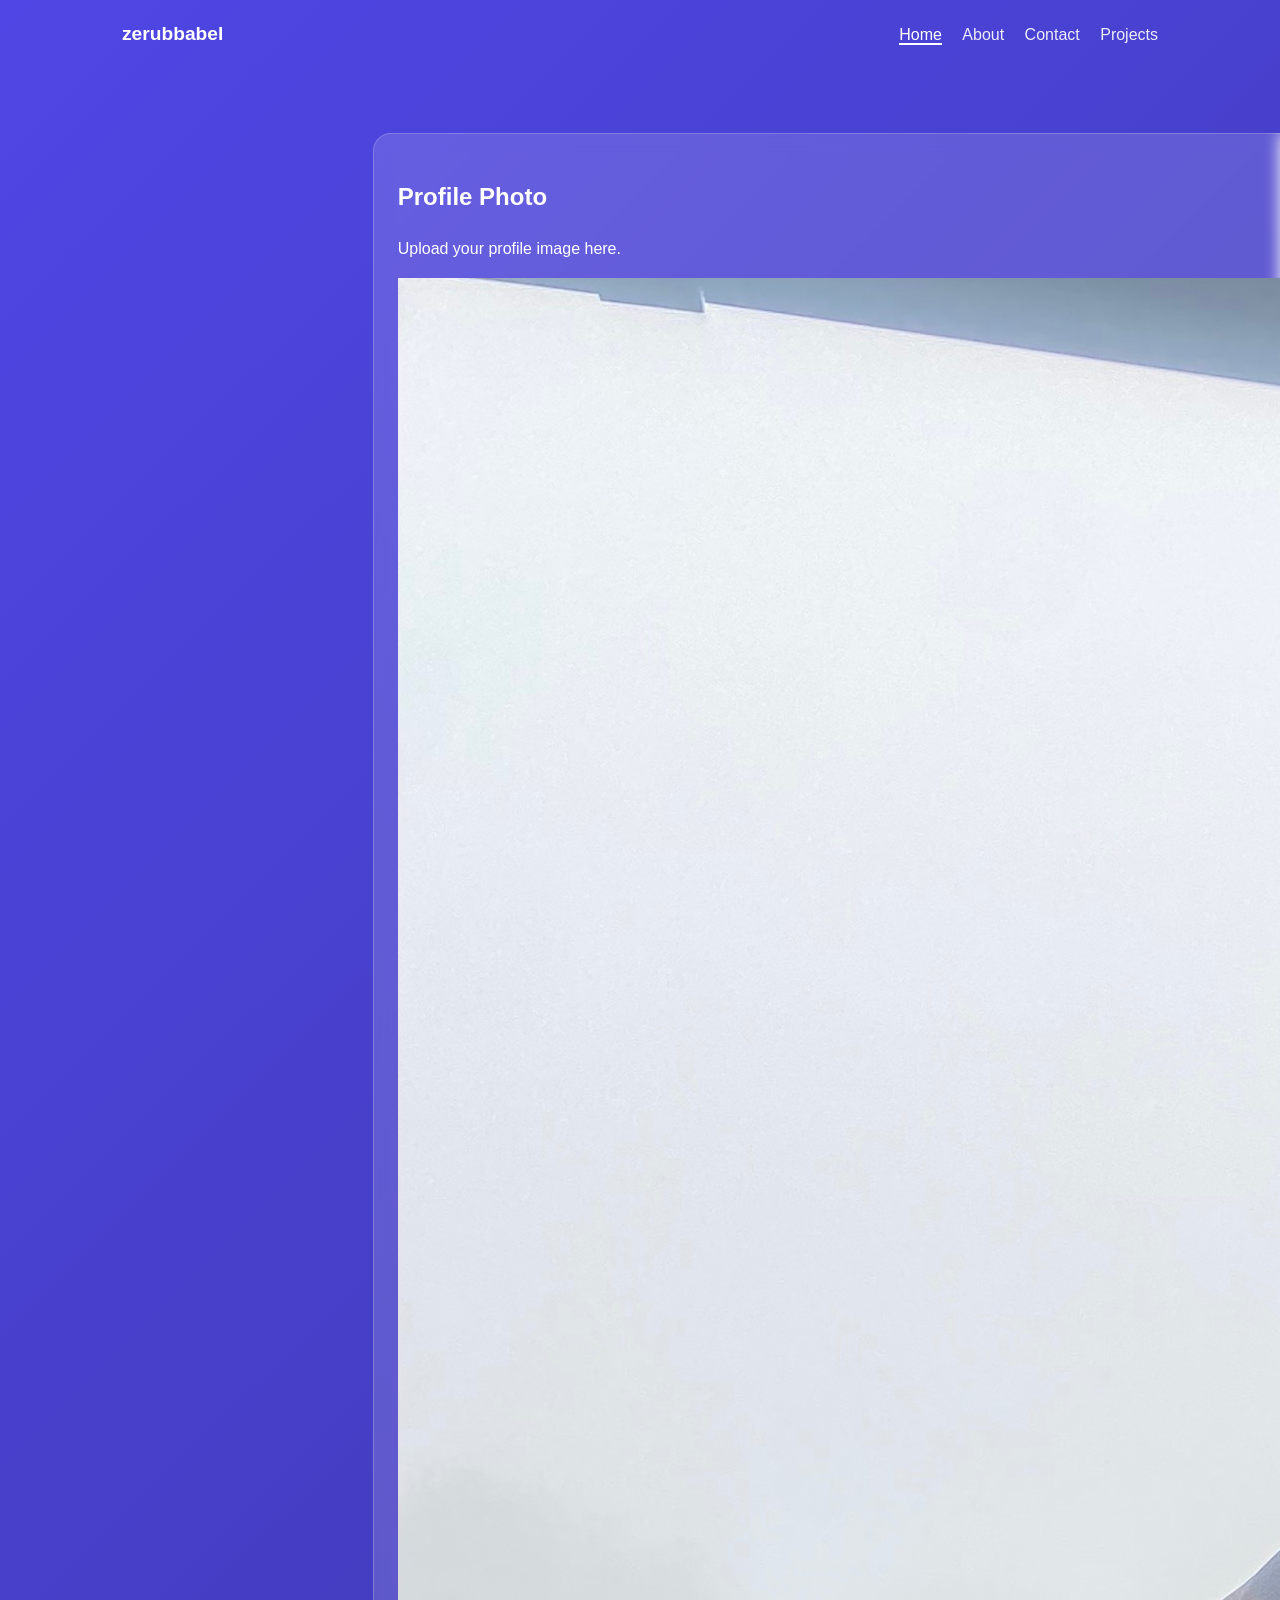
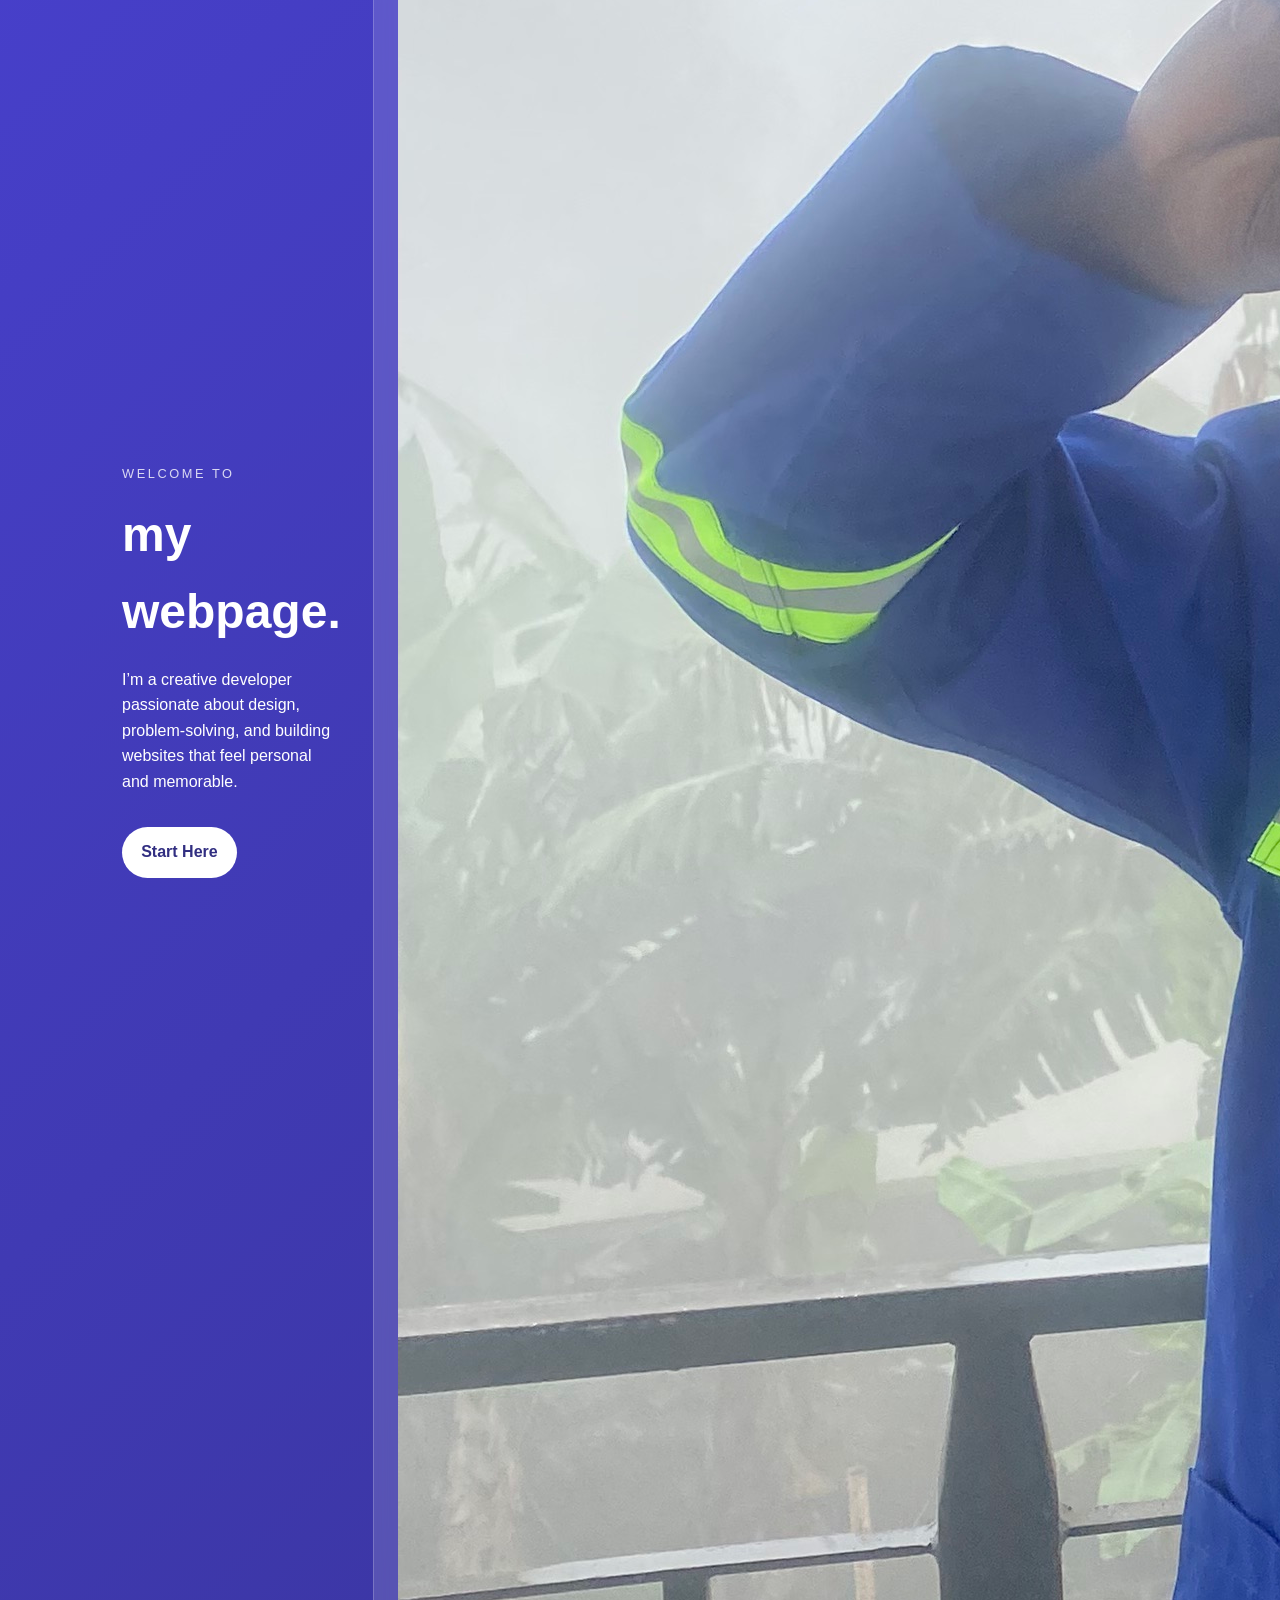
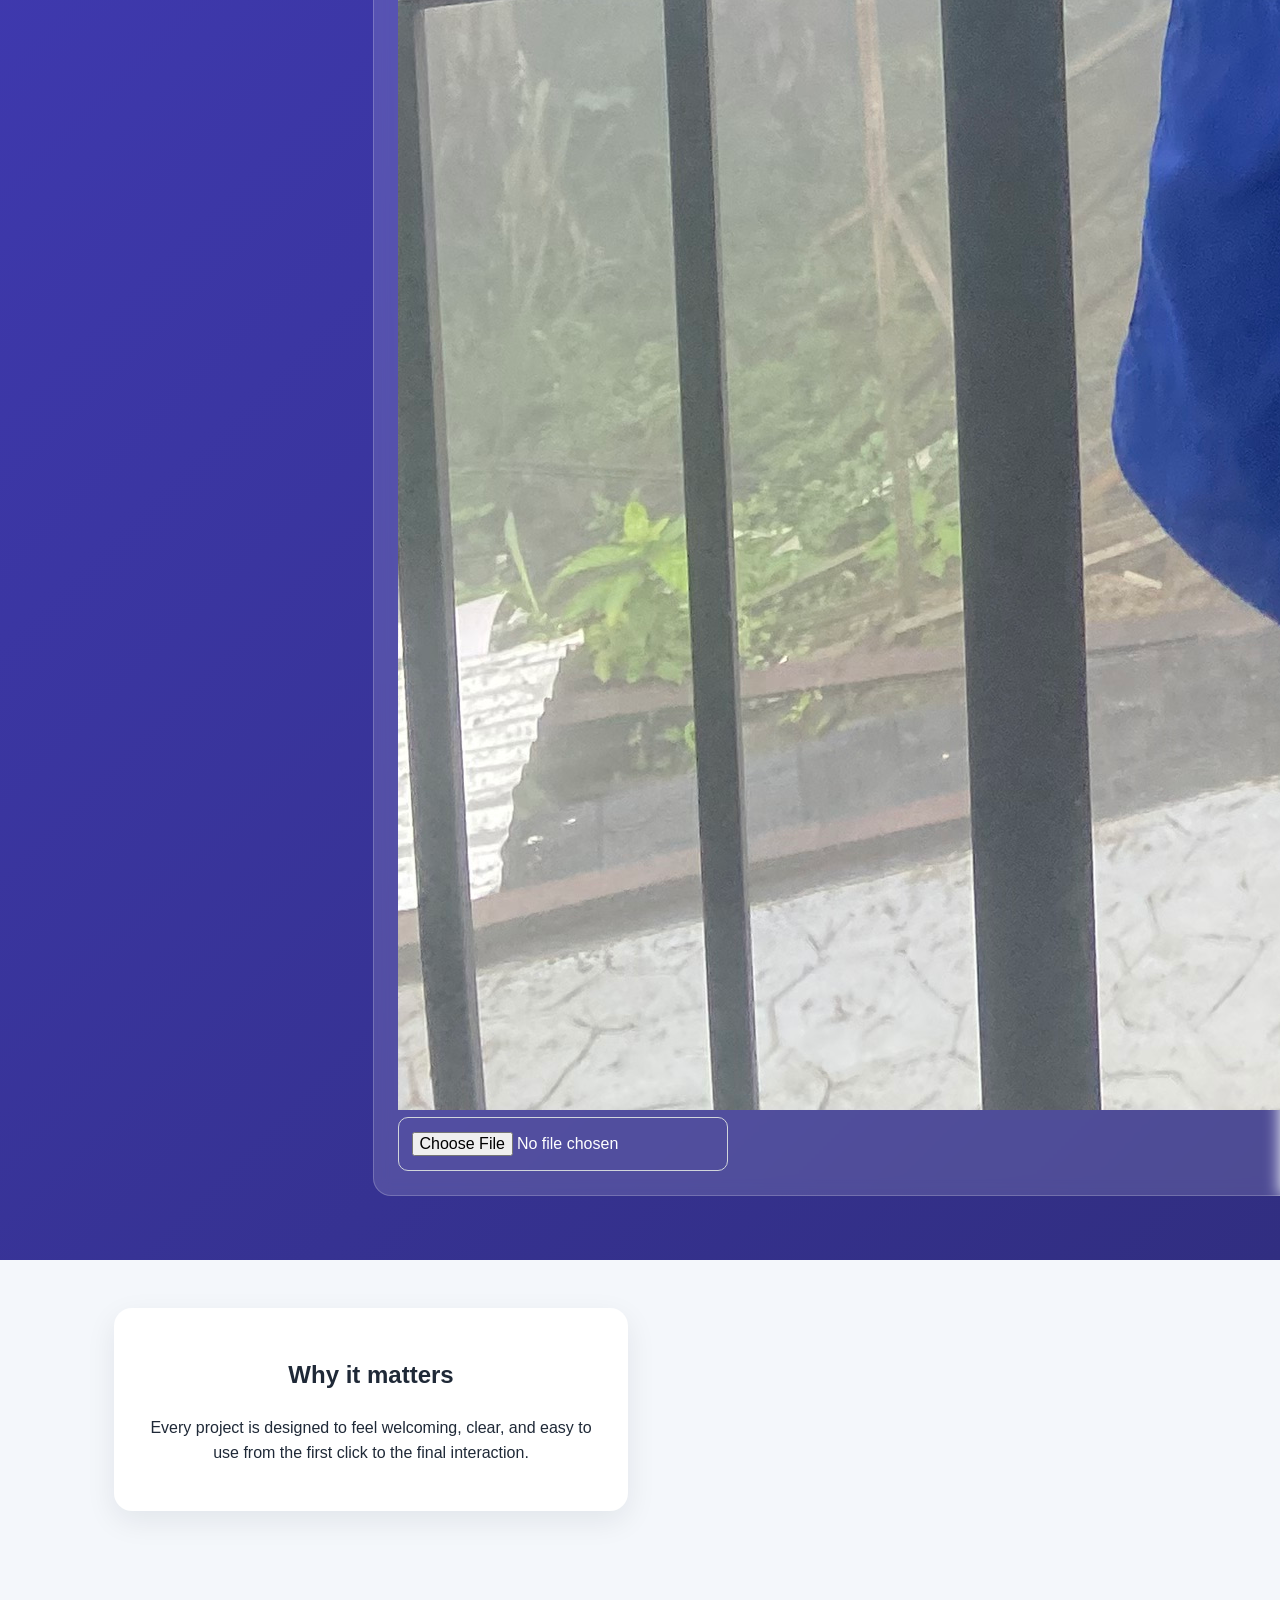
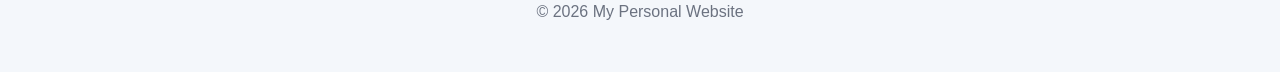
<file: index.html>
<!DOCTYPE html>
<html lang="en">
  <head>
    <meta charset="UTF-8" />
    <meta name="viewport" content="width=device-width, initial-scale=1.0" />
    <title>Home | My Personal Website</title>
    <link rel="stylesheet" href="styles.css" />
  </head>
  <body>
    <header class="hero">
      <nav class="navbar">
        <a class="brand" href="index.html">zerubbabel</a>
        <div class="nav-links">
          <a href="index.html" class="active">Home</a>
          <a href="about.html">About</a>
          <a href="contact.html">Contact</a>
          <a href="projects.html">Projects</a>
        </div>
      </nav>

      <div class="hero-grid">
        <div class="hero-content">
          <p class="eyebrow">Welcome to</p>
          <h1>my webpage.</h1>
          <p>
            I’m a creative developer passionate about design, problem-solving,
            and building websites that feel personal and memorable.
          </p>
          <a class="btn" href="contact.html">Start Here</a>
        </div>

        <aside class="hero-side-card">
          <h2>Profile Photo</h2>
          <p>Upload your profile image here.</p>
          <div class="profile-upload">
            <image src="IMG_4873.jpeg" image id="profileImagePreview"/> 
            <input id="profileImage" type="file" accept="image/*" />
            <img
              id="profilePreview"
              class="profile-preview"
              alt="Profile preview"
              hidden
            />
          </div>
        </aside>
      </div>
    </header>

    <main class="container">
      <section class="card-grid">
        <article class="card">
          <h2>Why it matters</h2>
          <p>
            Every project is designed to feel welcoming, clear, and easy to use
            from the first click to the final interaction.
          </p>
        </article>
      </section>
    </main>

    <script>
      const profileImageInput = document.getElementById('profileImage');
      const profilePreview = document.getElementById('profilePreview');

      profileImageInput.addEventListener('change', function () {
        const file = this.files[0];
        if (!file) {
          profilePreview.hidden = true;
          return;
        }

        const reader = new FileReader();
        reader.onload = function (event) {
          profilePreview.src = event.target.result;
          profilePreview.hidden = false;
        };
        reader.readAsDataURL(file);
      });
    </script>

    <footer>
      <p>© 2026 My Personal Website</p>
    </footer>
  </body>
</html>
</file>
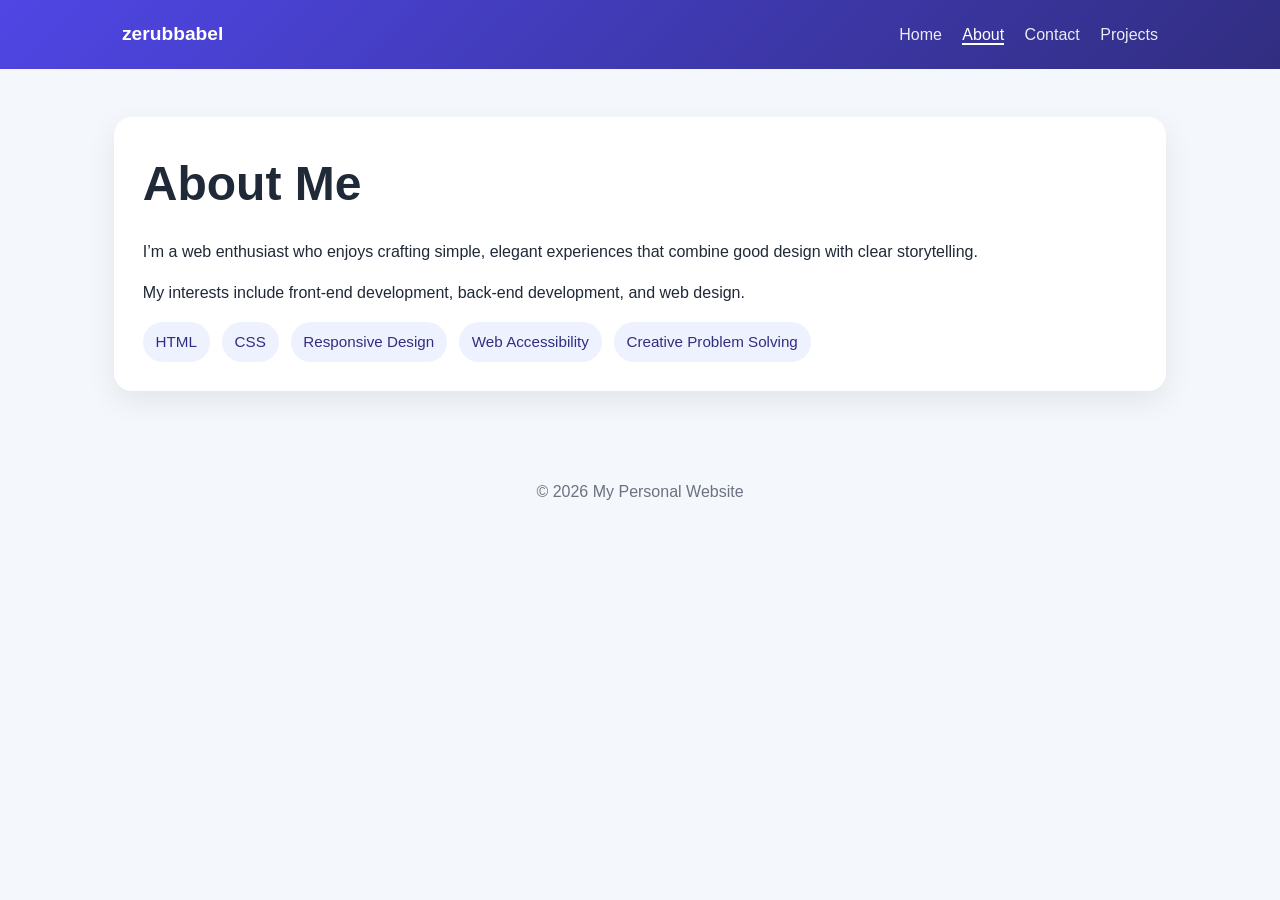
<file: about.html>
<!DOCTYPE html>
<html lang="en">
  <head>
    <meta charset="UTF-8" />
    <meta name="viewport" content="width=device-width, initial-scale=1.0" />
    <title>About | My Personal Website</title>
    <link rel="stylesheet" href="styles.css" />
  </head>
  <body>
    <header class="page-header">
      <nav class="navbar">
        <a class="brand" href="index.html">zerubbabel</a>
        <div class="nav-links">
          <a href="index.html">Home</a>
          <a href="about.html" class="active">About</a>
          <a href="contact.html">Contact</a>
          <a href="projects.html">Projects</a>
        </div>
      </nav>
    </header>

    <main class="container">
      <section class="page-content">
        <h1>About Me</h1>
        <p>
          I’m a web enthusiast who enjoys crafting simple, elegant experiences
          that combine good design with clear storytelling.
        </p>
        <p>
          My interests include front-end development, back-end development, and web design.
        </p>

        <div class="skills">
          <span>HTML</span>
          <span>CSS</span>
          <span>Responsive Design</span>
          <span>Web Accessibility</span>
          <span>Creative Problem Solving</span>
        </div>
      </section>
    </main>

    <footer>
      <p>© 2026 My Personal Website</p>
    </footer>
  </body>
</html>
</file>
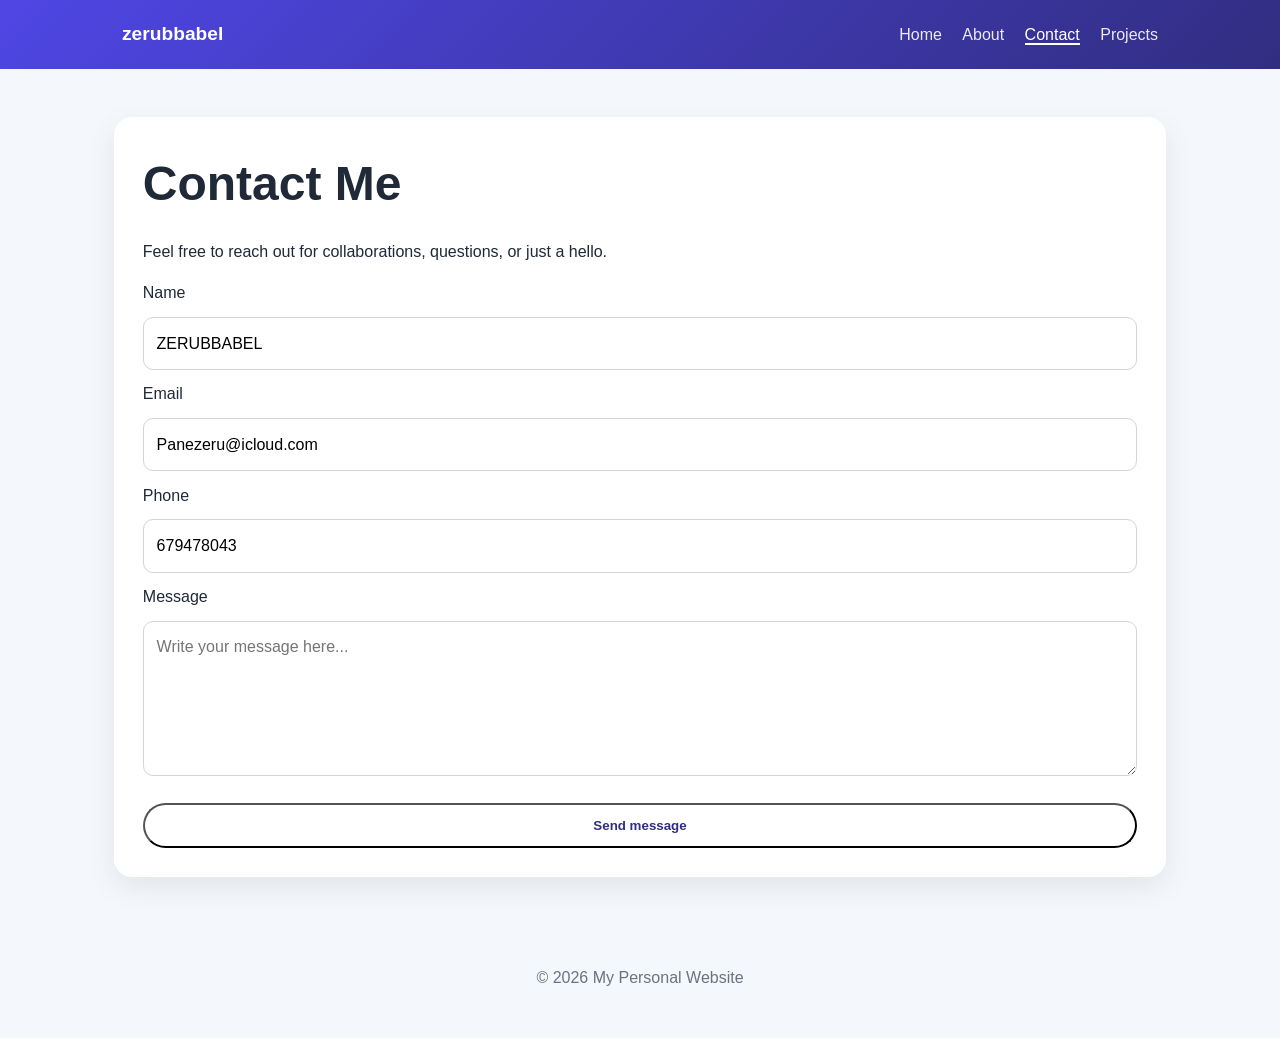
<file: contact.html>
<!DOCTYPE html>
<html lang="en">
  <head>
    <meta charset="UTF-8" />
    <meta name="viewport" content="width=device-width, initial-scale=1.0" />
    <title>Contact | zerubbabel</title>
    <link rel="stylesheet" href="styles.css" />
  </head>
  <body>
    <header class="page-header">
      <nav class="navbar">
        <a class="brand" href="index.html">zerubbabel</a>
        <div class="nav-links">
          <a href="index.html">Home</a>
          <a href="about.html">About</a>
          <a href="contact.html" class="active">Contact</a>
          <a href="projects.html">Projects</a>
        </div>
      </nav>
    </header>

    <main class="container">
      <section class="page-content contact-card">
        <h1>Contact Me</h1>
        <p>Feel free to reach out for collaborations, questions, or just a hello.</p>

        <form action="#" method="post">
          <label for="name">Name</label>
          <input id="name" type="text" value="ZERUBBABEL" />

          <label for="email">Email</label>
          <input id="email" type="email" value="Panezeru@icloud.com" />

          <label for="phone">Phone</label>
          <input id="phone" type="tel" value="679478043" />

          <label for="message">Message</label>
          <textarea id="message" rows="5" placeholder="Write your message here..."></textarea>

          <button class="btn" type="submit">Send message</button>
        </form>
      </section>
    </main>

    <footer>
      <p>© 2026 My Personal Website</p>
    </footer>
  </body>
</html>
</file>
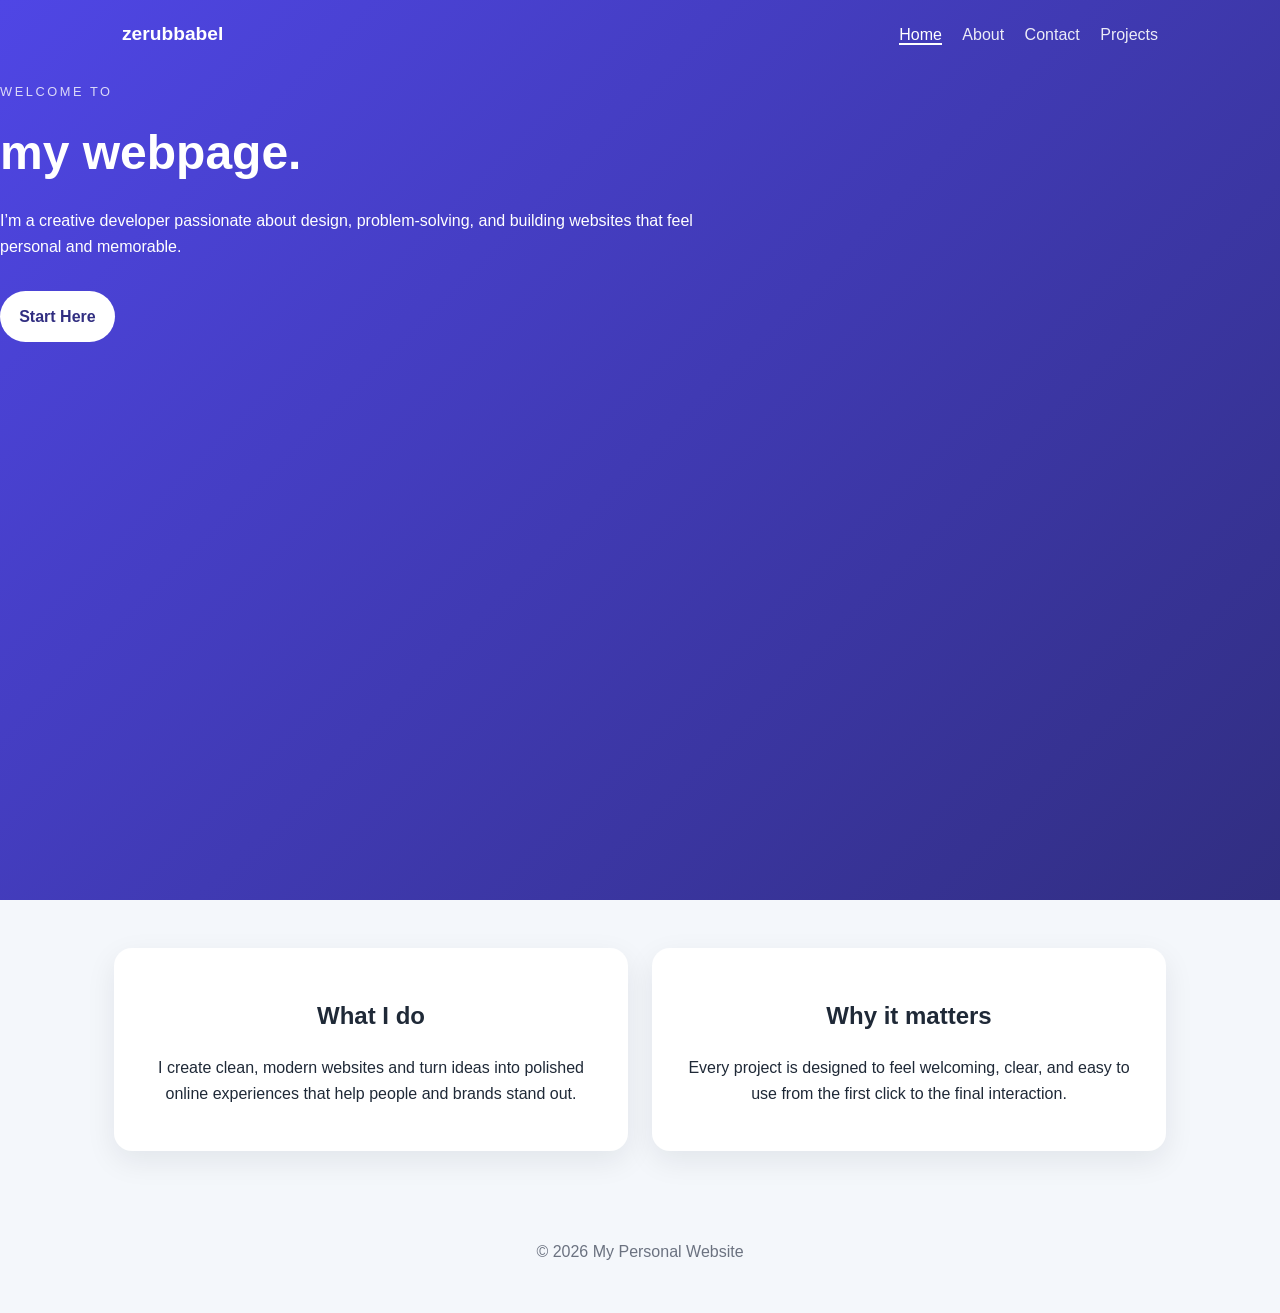
<file: doctype.html>
<!DOCTYPE html>
<html lang="en">
  <head>
    <meta charset="UTF-8" />
    <meta name="viewport" content="width=device-width, initial-scale=1.0" />
    <title>Home | My Personal Website</title>
    <link rel="stylesheet" href="styles.css" />
  </head>
  <body>
    <header class="hero">
      <nav class="navbar">
        <a class="brand" href="index.html">zerubbabel</a>
        <div class="nav-links">
          <a href="index.html" class="active">Home</a>

          <a href="about.html">About</a>
          <a href="contact.html">Contact</a>
          <a href="projects.html">Projects</a>
        </div>
      </nav>

      <div class="hero-content">
        <p class="eyebrow">Welcome to</p>
        <h1>my webpage.</h1>
        <p>
          I’m a creative developer passionate about design, problem-solving,
          and building websites that feel personal and memorable.
        </p>
        <a class="btn" href="contact.html">Start Here</a>
      </div>
    </header>

    <main class="container">
      <section class="card-grid">
        <article class="card">
          <h2>What I do</h2>
          <p>
            I create clean, modern websites and turn ideas into polished online
            experiences that help people and brands stand out.
          </p>
        </article>
        <article class="card">
          <h2>Why it matters</h2>
          <p>
            Every project is designed to feel welcoming, clear, and easy to use
            from the first click to the final interaction.
          </p>
        </article>
      </section>
    </main>

    <footer>
      <p>© 2026 My Personal Website</p>
    </footer>
  </body>
</html>
</file>
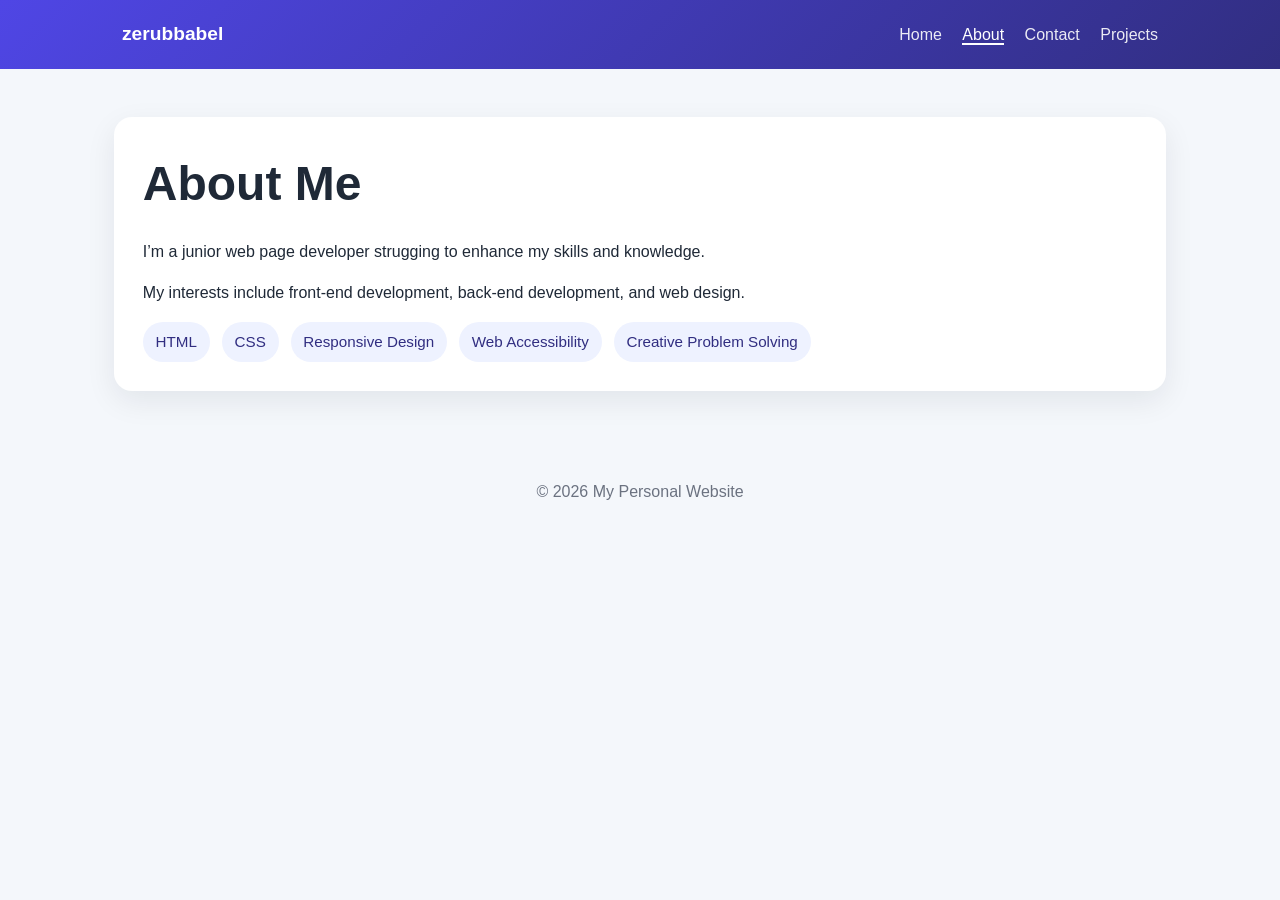
<file: project advanced.html>
<!DOCTYPE html>
<html lang="en">
  <head>
    <meta charset="UTF-8" />
    <meta name="viewport" content="width=device-width, initial-scale=1.0" />
    <title>About | My Personal Website</title>
    <link rel="stylesheet" href="styles.css" />
  </head>
  <body>
    <header class="page-header">
      <nav class="navbar">
        <a class="brand" href="index.html">zerubbabel</a>
        <div class="nav-links">
          <a href="index.html">Home</a>
          <a href="about.html" class="active">About</a>
          <a href="contact.html">Contact</a>
          <a href="projects.html">Projects</a>
        </div>
      </nav>
    </header>

    <main class="container">
      <section class="page-content">
        <h1>About Me</h1>
        <p>
          I’m a junior web page developer strugging to enhance my skills and knowledge.
        </p>
        <p>
          My interests include front-end development, back-end development, and web design.
        </p>

        <div class="skills">
          <span>HTML</span>
          <span>CSS</span>
          <span>Responsive Design</span>
          <span>Web Accessibility</span>
          <span>Creative Problem Solving</span>
        </div>
      </section>
    </main>

    <footer>
      <p>© 2026 My Personal Website</p>
    </footer>
  </body>
</html>
</file>
<file: styles.css>
:root {
  color-scheme: light;
  --bg: #f4f7fb;
  --surface: #ffffff;
  --text: #1f2937;
  --muted: #6b7280;
  --accent: #4f46e5;
  --accent-dark: #312e81;
}

* {
  box-sizing: border-box;
}

body {
  margin: 0;
  font-family: Arial, Helvetica, sans-serif;
  background: var(--bg);
  color: var(--text);
  line-height: 1.6;
}

.navbar {
  display: flex;
  justify-content: space-between;
  align-items: center;
  padding: 1.2rem 2rem;
  max-width: 1100px;
  margin: 0 auto;
}

.brand {
  font-size: 1.2rem;
  font-weight: 700;
  text-decoration: none;
  color: white;
}

.nav-links a {
  margin-left: 1rem;
  text-decoration: none;
  color: white;
  opacity: 0.9;
}

.nav-links a.active,
.nav-links a:hover {
  opacity: 1;
  border-bottom: 2px solid white;
}

.hero {
  background: linear-gradient(135deg, var(--accent), var(--accent-dark));
  color: white;
  min-height: 100vh;
}

.hero-grid {
  display: grid;
  grid-template-columns: 1.2fr 0.8fr;
  gap: 2rem;
  max-width: 1100px;
  margin: 0 auto;
  padding: 4rem 2rem 4rem;
  align-items: center;
}

.hero-content {
  max-width: 700px;
}

.hero-side-card {
  background: rgba(255, 255, 255, 0.14);
  border: 1px solid rgba(255, 255, 255, 0.2);
  border-radius: 18px;
  padding: 1.5rem;
  backdrop-filter: blur(8px);
}

.eyebrow {
  text-transform: uppercase;
  letter-spacing: 0.2em;
  font-size: 0.8rem;
  opacity: 0.8;
}

.hero h1,
.page-content h1 {
  font-size: clamp(2rem, 4vw, 3rem);
  margin: 0 0 1rem;
}

.btn {
  display: inline-block;
  margin-top: 1rem;
  padding: 0.8rem 1.2rem;
  background: white;
  color: var(--accent-dark);
  border-radius: 999px;
  text-decoration: none;
  font-weight: 600;
}

.container {
  max-width: 1100px;
  margin: 0 auto;
  padding: 3rem 1.5rem;
}

.card-grid,
.project-grid {
  display: grid;
  grid-template-columns: repeat(2, minmax(0, 1fr));
  gap: 1.5rem;
}

.project-gallery {
  display: grid;
  grid-template-columns: repeat(2, minmax(0, 1fr));
  gap: 1rem;
  margin: 1rem 0 1.5rem;
}

.project-image {
  width: auto;
  max-width: auto;
  height: auto;
  border-radius: 18px;
  box-shadow: 0 10px 30px rgba(15, 23, 42, 0.08);
}

.card,
.page-content,
.contact-card,
.project-card {
  background: var(--surface);
  border-radius: 18px;
  padding: 1.8rem;
  box-shadow: 0 10px 30px rgba(15, 23, 42, 0.08);
}

.card h2,
.card p {
  text-align: center;
}

.page-header {
  background: linear-gradient(135deg, var(--accent), var(--accent-dark));
}

.skills {
  display: flex;
  flex-wrap: wrap;
  gap: 0.75rem;
  margin-top: 1rem;
}

.skills span {
  background: #eef2ff;
  color: var(--accent-dark);
  padding: 0.5rem 0.8rem;
  border-radius: 999px;
  font-size: 0.95rem;
}

form {
  display: flex;
  flex-direction: column;
  gap: 0.7rem;
}

.profile-upload {
  display: ;
  flex-direction: column;
  gap: 0.1rem;
}

.profile-upload label {
  font-weight: 70;
}

.profile-preview {
  width: 50px;
  height: 45px;
  object-fit: cover;
  border-radius: 50%;
  border: 3px solid #c7d2fe;
  box-shadow: 0 8px 20px rgba(79, 70, 229, 0.18);
}

input,
textarea {
  padding: 0.8rem;
  border: 1px solid #d1d5db;
  border-radius: 10px;
  font: inherit;
}

footer {
  text-align: center;
  padding: 1.5rem 1rem 2rem;
  color: var(--muted);
}

@media (max-width: 700px) {
  .card-grid,
  .project-grid,
  .hero-grid {
    grid-template-columns: 1fr;
  }

  .navbar {
    flex-direction: column;
    gap: 0.8rem;
  }

  .nav-links a {
    margin: 0 0.5rem;
  }
}
</file>
